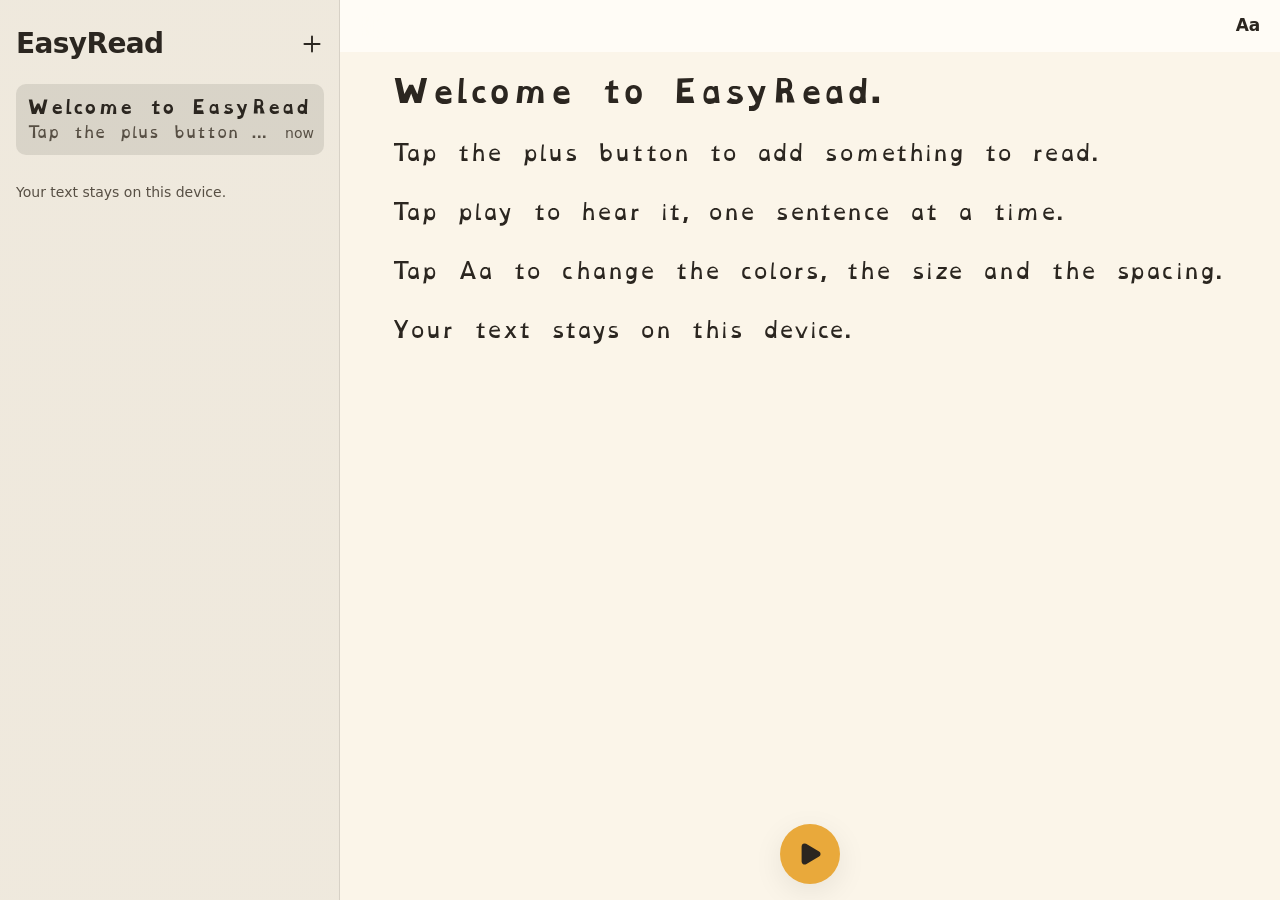
<file: index.html>
<!doctype html>
<html lang="en">
<head>
  <meta charset="utf-8">
  <meta name="viewport" content="width=device-width, initial-scale=1, viewport-fit=cover">
  <meta name="theme-color" content="#FBF5E9">
  <title>EasyRead</title>
  <meta name="description" content="Makes reading more comfortable. Free, private, works offline.">
  <meta property="og:type" content="website">
  <meta property="og:title" content="EasyRead">
  <meta property="og:description" content="Makes reading more comfortable. Free, private, works offline.">
  <meta property="og:url" content="https://ljkarpati.github.io/Easy-Read/">
  <meta property="og:image" content="https://ljkarpati.github.io/Easy-Read/og-image.png">
  <meta property="og:image:width" content="1200">
  <meta property="og:image:height" content="630">
  <meta property="og:image:alt" content="The EasyRead icon and name on a cream background">
  <meta name="twitter:card" content="summary_large_image">
  <meta name="twitter:title" content="EasyRead">
  <meta name="twitter:description" content="Makes reading more comfortable. Free, private, works offline.">
  <meta name="twitter:image" content="https://ljkarpati.github.io/Easy-Read/og-image.png">
  <meta name="mobile-web-app-capable" content="yes">
  <meta name="apple-mobile-web-app-capable" content="yes">
  <meta name="apple-mobile-web-app-title" content="EasyRead">
  <meta name="apple-mobile-web-app-status-bar-style" content="default">
  <link rel="manifest" href="./manifest.webmanifest">
  <link rel="icon" href="./icons/favicon.svg" type="image/svg+xml">
  <link rel="icon" href="./icons/favicon-32.png" sizes="32x32" type="image/png">
  <link rel="apple-touch-icon" href="./icons/apple-touch-icon.png">
  <link rel="preload" href="./fonts/opendyslexic-latin-400-normal.woff2" as="font" type="font/woff2" crossorigin>
  <link rel="stylesheet" href="./styles.css">
  <script>
    // Apply the saved theme before the first paint so there is no flash.
    (function () {
      var s = {};
      try { s = JSON.parse(localStorage.getItem("easyread.settings") || "{}") || {}; } catch (e) {}
      var t = s.theme;
      if (t === "dusk") t = "dark"; // older name
      if (["paper", "sky", "dark", "night"].indexOf(t) < 0) {
        // First launch: follow the device until a swatch is tapped.
        t = window.matchMedia && matchMedia("(prefers-color-scheme: dark)").matches ? "dark" : "paper";
      }
      document.documentElement.setAttribute("data-theme", t);
    })();
  </script>
  <script type="module" src="./js/app.js"></script>
</head>
<body>
  <svg width="0" height="0" style="position:absolute" aria-hidden="true" focusable="false">
    <!-- Icons from Lucide (ISC license, lucide.dev) -->
    <symbol id="i-chevron-left" viewBox="0 0 24 24"><path d="m15 18-6-6 6-6"/></symbol>
    <symbol id="i-chevron-right" viewBox="0 0 24 24"><path d="m9 18 6-6-6-6"/></symbol>
    <symbol id="i-check" viewBox="0 0 24 24"><path d="M20 6 9 17l-5-5"/></symbol>
    <symbol id="i-plus" viewBox="0 0 24 24"><path d="M5 12h14"/><path d="M12 5v14"/></symbol>
    <symbol id="i-paste" viewBox="0 0 24 24"><path d="M11 14h10"/><path d="M16 4h2a2 2 0 0 1 2 2v1.344"/><path d="m17 18 4-4-4-4"/><path d="M8 4H6a2 2 0 0 0-2 2v14a2 2 0 0 0 2 2h12a2 2 0 0 0 1.793-1.113"/><rect x="8" y="2" width="8" height="4" rx="1"/></symbol>
    <symbol id="i-file" viewBox="0 0 24 24"><path d="M6 22a2 2 0 0 1-2-2V4a2 2 0 0 1 2-2h8a2.4 2.4 0 0 1 1.704.706l3.588 3.588A2.4 2.4 0 0 1 20 8v12a2 2 0 0 1-2 2z"/><path d="M14 2v5a1 1 0 0 0 1 1h5"/><path d="M10 9H8"/><path d="M16 13H8"/><path d="M16 17H8"/></symbol>
    <symbol id="i-play" viewBox="0 0 24 24"><path d="M5 5a2 2 0 0 1 3.008-1.728l11.997 6.998a2 2 0 0 1 .003 3.458l-12 7A2 2 0 0 1 5 19z"/></symbol>
    <symbol id="i-pause" viewBox="0 0 24 24"><rect x="14" y="3" width="5" height="18" rx="1"/><rect x="5" y="3" width="5" height="18" rx="1"/></symbol>
    <symbol id="i-skip-back" viewBox="0 0 24 24"><path d="M17.971 4.285A2 2 0 0 1 21 6v12a2 2 0 0 1-3.029 1.715l-9.997-5.998a2 2 0 0 1-.003-3.432z"/><path d="M3 20V4"/></symbol>
    <symbol id="i-skip-forward" viewBox="0 0 24 24"><path d="M21 4v16"/><path d="M6.029 4.285A2 2 0 0 0 3 6v12a2 2 0 0 0 3.029 1.715l9.997-5.998a2 2 0 0 0 .003-3.432z"/></symbol>
    <symbol id="i-grip" viewBox="0 0 24 24"><circle cx="12" cy="9" r="1"/><circle cx="19" cy="9" r="1"/><circle cx="5" cy="9" r="1"/><circle cx="12" cy="15" r="1"/><circle cx="19" cy="15" r="1"/><circle cx="5" cy="15" r="1"/></symbol>
    <symbol id="i-copy" viewBox="0 0 24 24"><rect width="14" height="14" x="8" y="8" rx="2" ry="2"/><path d="M4 16c-1.1 0-2-.9-2-2V4c0-1.1.9-2 2-2h10c1.1 0 2 .9 2 2"/></symbol>
  </svg>

  <div class="app" id="app">
    <section class="view library" id="library" aria-label="Library">
      <header class="library-head">
        <h1 class="large-title">EasyRead</h1>
        <button class="icon-btn" type="button" id="new-btn" aria-label="New text" aria-haspopup="dialog"><svg class="icon"><use href="#i-plus"/></svg></button>
      </header>
      <ul class="doc-list" id="doc-list"></ul>
      <div class="empty" id="empty" hidden>
        <p>Paste something to read.</p>
        <button class="big-btn" type="button" id="empty-paste"><svg class="icon"><use href="#i-paste"/></svg>Paste</button>
      </div>
      <p class="library-foot">Your text stays on this device.</p>
    </section>

    <section class="view reader" id="reader" aria-label="Reader" hidden>
      <header class="topbar" id="topbar">
        <button class="icon-btn back" type="button" id="back-btn" aria-label="Library"><svg class="icon"><use href="#i-chevron-left"/></svg></button>
        <p class="topbar-title" id="bar-title" aria-hidden="true"></p>
        <button class="aa-btn" type="button" id="aa-btn" aria-label="Text and voice" aria-haspopup="dialog" aria-expanded="false">Aa</button>
      </header>

      <div class="reader-scroll" id="scroller">
        <article class="page" id="page"></article>
      </div>

      <div class="ruler" id="ruler" hidden>
        <div class="ruler-mask top"></div>
        <div class="ruler-mask bottom"></div>
        <div class="ruler-handle" id="ruler-handle" aria-hidden="true"><svg class="icon"><use href="#i-grip"/></svg></div>
      </div>

      <button class="chip" type="button" id="back-chip" hidden>Back to reading</button>

      <div class="player-area">
        <div class="player" id="player" role="group" aria-label="Read aloud">
          <div class="player-side" inert>
            <button class="player-btn" type="button" id="prev-btn" aria-label="Previous sentence"><svg class="icon filled"><use href="#i-skip-back"/></svg></button>
          </div>
          <button class="player-btn play" type="button" id="play-btn" aria-label="Play"><svg class="icon filled"><use href="#i-play"/></svg></button>
          <div class="player-side" inert>
            <button class="player-btn" type="button" id="next-btn" aria-label="Next sentence"><svg class="icon filled"><use href="#i-skip-forward"/></svg></button>
            <button class="speed-btn" type="button" id="speed-btn" aria-label="Speed 1 times">1×</button>
          </div>
        </div>
        <p class="player-line" id="no-sound" role="status" hidden>No sound? Check volume and the silent switch.</p>
        <div class="no-voice" id="no-voice" hidden>
          <p>For read-aloud, open in Safari or Chrome.</p>
          <button class="pill-btn small" type="button" id="copy-link"><svg class="icon"><use href="#i-copy"/></svg>Copy link</button>
        </div>
      </div>
    </section>
  </div>

  <div class="backdrop" id="backdrop" hidden></div>

  <section class="sheet new-sheet" id="new-sheet" role="dialog" aria-modal="true" aria-label="New text" hidden>
    <header class="sheet-bar">
      <button class="bar-btn" type="button" id="new-cancel">Cancel</button>
      <button class="bar-btn strong" type="button" id="new-read" disabled>Read</button>
    </header>
    <label for="new-text" class="visually-hidden">Text to read</label>
    <textarea id="new-text" placeholder="Paste or type text" spellcheck="true" autocapitalize="sentences"></textarea>
    <div class="new-actions">
      <button class="pill-btn" type="button" id="new-paste"><svg class="icon"><use href="#i-paste"/></svg>Paste</button>
      <button class="pill-btn" type="button" id="new-open"><svg class="icon"><use href="#i-file"/></svg>Open .txt</button>
      <input type="file" id="file-input" accept=".txt,text/plain" hidden>
    </div>
  </section>

  <section class="sheet look-sheet" id="look-sheet" role="dialog" aria-modal="true" aria-label="Text and voice" hidden>
    <div class="sheet-grab"><div class="sheet-grabber"></div></div>

    <div class="look-page" id="look-main">
      <div class="size-row" role="group" aria-label="Text size">
        <button class="size-btn small" type="button" id="size-down" aria-label="Smaller text">A</button>
        <button class="size-btn large" type="button" id="size-up" aria-label="Bigger text">A</button>
      </div>

      <div class="swatches" role="group" aria-label="Theme" id="theme-swatches">
        <button class="swatch" type="button" data-theme-choice="paper" aria-label="Paper" aria-pressed="false" style="--sw-bg:#FBF5E9;--sw-text:#2B2620">Aa</button>
        <button class="swatch" type="button" data-theme-choice="sky" aria-label="Sky" aria-pressed="false" style="--sw-bg:#EAF2F8;--sw-text:#1E2A35">Aa</button>
        <button class="swatch" type="button" data-theme-choice="dark" aria-label="Dark" aria-pressed="false" style="--sw-bg:#1C1C1E;--sw-text:#E5E5E7">Aa</button>
        <button class="swatch" type="button" data-theme-choice="night" aria-label="Night" aria-pressed="false" style="--sw-bg:#17140F;--sw-text:#D9CBB3">Aa</button>
      </div>

      <div class="look-line">
        <span class="look-label" id="font-label">Font</span>
        <div class="seg" role="group" aria-labelledby="font-label" data-setting="font">
          <button type="button" data-value="dyslexic" class="font-dyslexic" aria-pressed="false">Dyslexic</button>
          <button type="button" data-value="standard" class="font-standard" aria-pressed="false">Standard</button>
        </div>
      </div>

      <div class="look-line">
        <span class="look-label" id="spacing-label">Spacing</span>
        <div class="seg" role="group" aria-labelledby="spacing-label" data-setting="spacing">
          <button type="button" data-value="normal" aria-pressed="false">Normal</button>
          <button type="button" data-value="wide" aria-pressed="false">Wide</button>
        </div>
      </div>

      <button class="look-line switch-row" type="button" role="switch" id="ruler-switch" aria-checked="false">
        <span class="look-label">Line focus</span>
        <span class="switch" aria-hidden="true"></span>
      </button>

      <button class="look-line nav-row" type="button" id="voice-row">
        <span class="look-label">Voice</span>
        <span class="nav-value" id="voice-name"></span>
        <svg class="icon chevron"><use href="#i-chevron-right"/></svg>
      </button>
    </div>

    <div class="look-page" id="look-voices" hidden>
      <header class="page-head">
        <button class="icon-btn" type="button" id="voices-back" aria-label="Back"><svg class="icon"><use href="#i-chevron-left"/></svg></button>
        <h2 id="voices-title">Voice</h2>
        <span aria-hidden="true"></span>
      </header>
      <p class="list-label" id="device-voices-label">Device voices</p>
      <ul class="voice-list" id="voice-list" role="radiogroup" aria-labelledby="device-voices-label"></ul>
      <p class="list-foot" id="voice-foot" hidden>Apple devices: get more voices in Settings → Accessibility → Spoken Content → Voices.</p>
    </div>
  </section>

  <div class="toast" id="toast" role="status" aria-live="polite"></div>
</body>
</html>
</file>
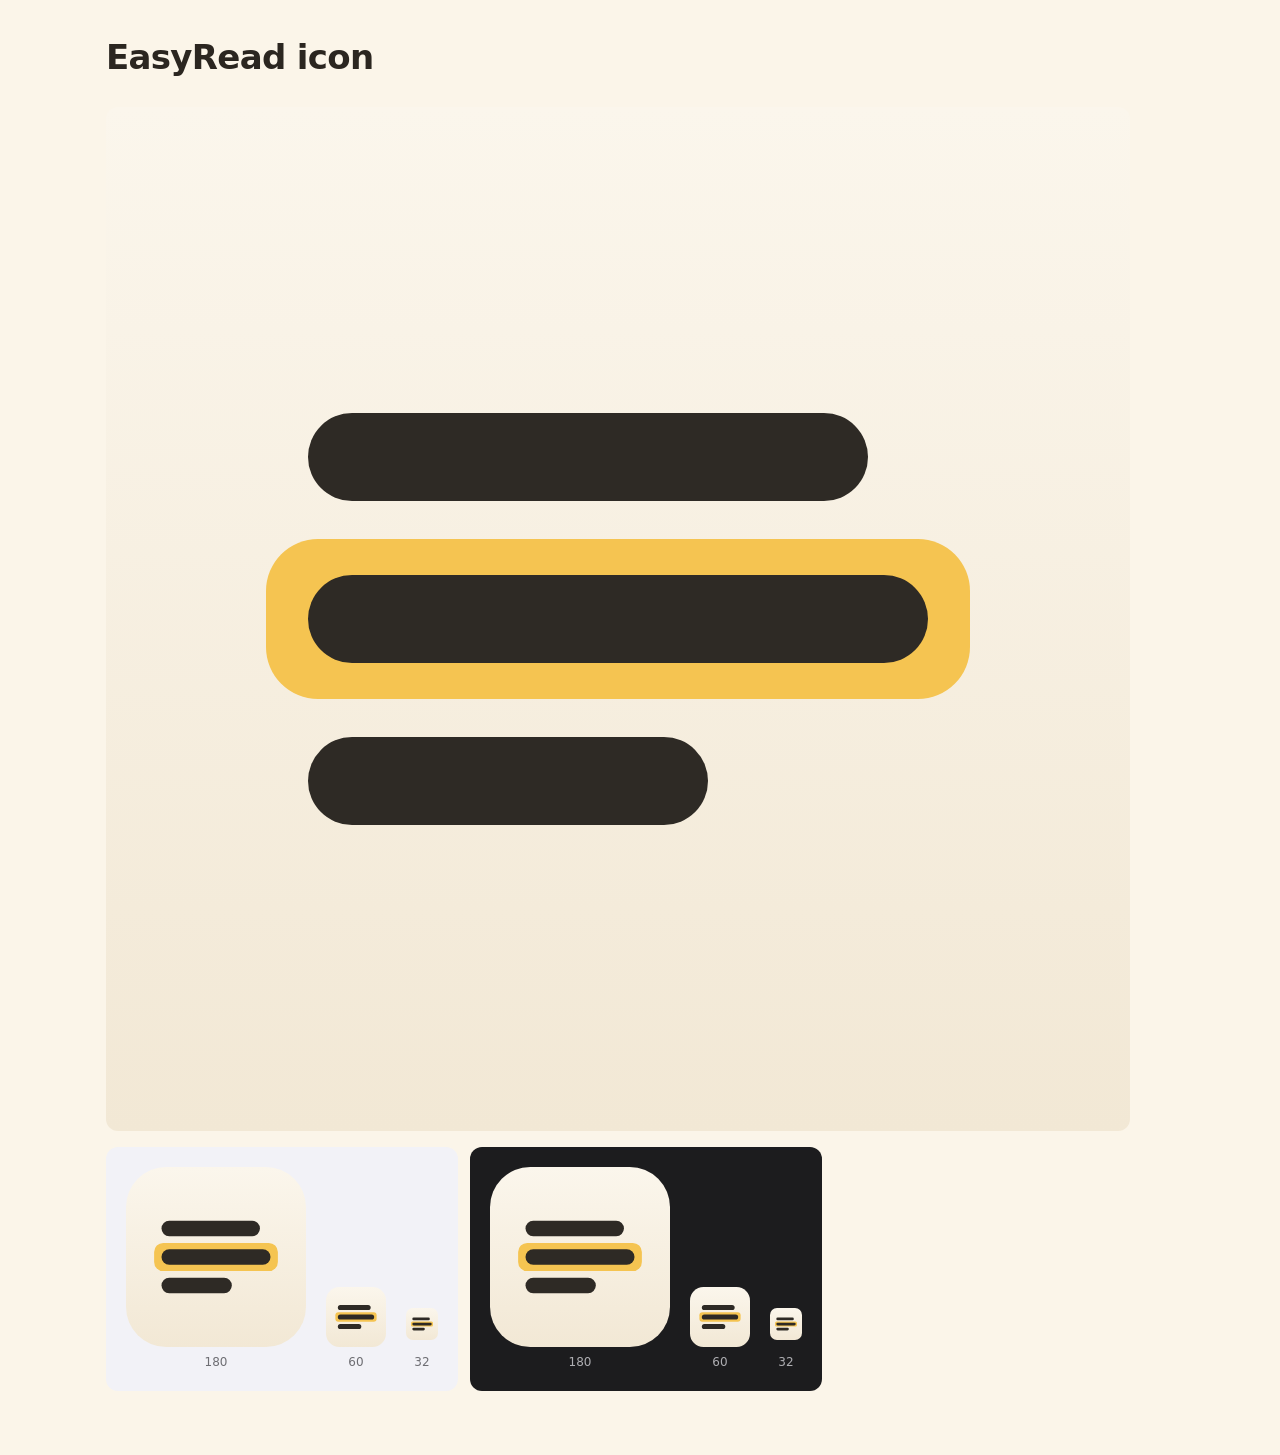
<file: icons/preview.html>
<!doctype html>
<html lang="en">
<head>
  <meta charset="utf-8">
  <meta name="viewport" content="width=device-width, initial-scale=1">
  <title>EasyRead icon</title>
  <style>
    * { box-sizing: border-box; }
    body { margin: 0; background: #FBF5E9; color: #2B2620; font: 16px/1.5 -apple-system, BlinkMacSystemFont, "Segoe UI", system-ui, sans-serif; }
    main { max-width: 1100px; margin: 0 auto; padding: 32px 16px 64px; }
    h1 { margin: 0 0 24px; font-size: 34px; letter-spacing: -0.02em; }
    .master { display: block; width: 100%; max-width: 1024px; height: auto; border-radius: 12px; }
    .sizes { display: flex; flex-wrap: wrap; gap: 12px; margin-top: 16px; }
    .stage { display: flex; align-items: flex-end; gap: 20px; padding: 20px; border-radius: 12px; }
    .light { background: #F2F2F7; }
    .dark { background: #1C1C1E; }
    figure { margin: 0; text-align: center; }
    figcaption { margin-top: 6px; font-size: 12px; color: #6E6E73; }
    .dark figcaption { color: #AEAEB2; }
    .ios { display: block; border-radius: 22.37%; }
  </style>
</head>
<body>
  <main>
    <h1>EasyRead icon</h1>
    <img class="master" src="icon.svg" width="1024" height="1024" alt="The EasyRead icon at 1024 pixels">
    <div class="sizes">
      <div class="stage light">
        <figure><img class="ios" src="icon.svg" width="180" height="180" alt=""><figcaption>180</figcaption></figure>
        <figure><img class="ios" src="icon.svg" width="60" height="60" alt=""><figcaption>60</figcaption></figure>
        <figure><img src="favicon.svg" width="32" height="32" alt=""><figcaption>32</figcaption></figure>
      </div>
      <div class="stage dark">
        <figure><img class="ios" src="icon.svg" width="180" height="180" alt=""><figcaption>180</figcaption></figure>
        <figure><img class="ios" src="icon.svg" width="60" height="60" alt=""><figcaption>60</figcaption></figure>
        <figure><img src="favicon.svg" width="32" height="32" alt=""><figcaption>32</figcaption></figure>
      </div>
    </div>
  </main>
</body>
</html>
</file>
<file: styles.css>
/* EasyRead styles.
   Themes live as custom properties on :root[data-theme=…].
   contrast.js checks every text/background pair during development. */

/* ---------- Reading fonts (self-hosted for offline use) ---------- */

@font-face {
  font-family: "OpenDyslexic";
  font-style: normal;
  font-weight: 400;
  font-display: swap;
  src: url("./fonts/opendyslexic-latin-400-normal.woff2") format("woff2");
}
@font-face {
  font-family: "OpenDyslexic";
  font-style: normal;
  font-weight: 700;
  font-display: swap;
  src: url("./fonts/opendyslexic-latin-700-normal.woff2") format("woff2");
}
@font-face {
  font-family: "Atkinson Hyperlegible";
  font-style: normal;
  font-weight: 400;
  font-display: swap;
  src: url("./fonts/atkinson-hyperlegible-latin-400-normal.woff2") format("woff2");
  unicode-range: U+0000-00FF, U+0131, U+0152-0153, U+02BB-02BC, U+02C6, U+02DA, U+02DC, U+0304, U+0308, U+0329, U+2000-206F, U+20AC, U+2122, U+2191, U+2193, U+2212, U+2215, U+FEFF, U+FFFD;
}
@font-face {
  font-family: "Atkinson Hyperlegible";
  font-style: normal;
  font-weight: 400;
  font-display: swap;
  src: url("./fonts/atkinson-hyperlegible-latin-ext-400-normal.woff2") format("woff2");
  unicode-range: U+0100-02BA, U+02BD-02C5, U+02C7-02CC, U+02CE-02D7, U+02DD-02FF, U+0304, U+0308, U+0329, U+1D00-1DBF, U+1E00-1E9F, U+1EF2-1EFF, U+2020, U+20A0-20AB, U+20AD-20C0, U+2113, U+2C60-2C7F, U+A720-A7FF;
}
@font-face {
  font-family: "Atkinson Hyperlegible";
  font-style: normal;
  font-weight: 700;
  font-display: swap;
  src: url("./fonts/atkinson-hyperlegible-latin-700-normal.woff2") format("woff2");
  unicode-range: U+0000-00FF, U+0131, U+0152-0153, U+02BB-02BC, U+02C6, U+02DA, U+02DC, U+0304, U+0308, U+0329, U+2000-206F, U+20AC, U+2122, U+2191, U+2193, U+2212, U+2215, U+FEFF, U+FFFD;
}
@font-face {
  font-family: "Atkinson Hyperlegible";
  font-style: normal;
  font-weight: 700;
  font-display: swap;
  src: url("./fonts/atkinson-hyperlegible-latin-ext-700-normal.woff2") format("woff2");
  unicode-range: U+0100-02BA, U+02BD-02C5, U+02C7-02CC, U+02CE-02D7, U+02DD-02FF, U+0304, U+0308, U+0329, U+1D00-1DBF, U+1E00-1E9F, U+1EF2-1EFF, U+2020, U+20A0-20AB, U+20AD-20C0, U+2113, U+2C60-2C7F, U+A720-A7FF;
}

/* ---------- Tokens ---------- */

:root {
  --sys-font: -apple-system, BlinkMacSystemFont, "Segoe UI", system-ui, sans-serif;
  --read-font: "OpenDyslexic", var(--sys-font);
  --read-size: 19px;
  --lh: 1.8;
  --ls: 0em;
  --ws: 0em;
  --measure: 60;
  --side-pad: 20px;

  --radius-sheet: 14px;
  --shadow: 0 8px 30px rgba(0, 0, 0, 0.08);
  --dur: 250ms;
  --ease: cubic-bezier(0.32, 0.72, 0, 1); /* quick start, soft landing */
  --spring: cubic-bezier(0.34, 1.36, 0.64, 1); /* a little overshoot, like a spring */
  --bar-h: 52px;

  --safe-t: env(safe-area-inset-top, 0px);
  --safe-r: env(safe-area-inset-right, 0px);
  --safe-b: env(safe-area-inset-bottom, 0px);
  --safe-l: env(safe-area-inset-left, 0px);
}

@media (min-width: 744px) {
  :root { --read-size: 21px; --side-pad: 32px; }
}

/* ---------- Themes ---------- */
/* Every text/background pair reaches 7:1 (checked by contrast.js on
   localhost). The current word sits on a solid color so its contrast
   doesn't depend on the sentence highlight underneath. In Dark and
   Night it's a solid amber "highlighter" with dark ink, because the
   lighter amber in the guide only reaches about 4.5:1 with light text. */

:root,
:root[data-theme="paper"] {
  color-scheme: light;
  --bg: #FBF5E9;
  --bg-rgb: 251, 245, 233;
  --text: #2B2620;
  --muted: #574F44;
  --hl: rgba(245, 196, 81, 0.35);
  --word-bg: #F7D077;
  --word-text: #2B2620;
  --word-line: #E9A93B;
  --accent: #E9A93B;
  --on-accent: #2B2620;
  --surface: rgba(255, 253, 248, 0.86);
  --surface-solid: #FFFDF8;
  --fill: rgba(43, 38, 32, 0.06);
  --fill-strong: rgba(43, 38, 32, 0.11);
  --separator: rgba(43, 38, 32, 0.12);
}

:root[data-theme="sky"] {
  color-scheme: light;
  --bg: #EAF2F8;
  --bg-rgb: 234, 242, 248;
  --text: #1E2A35;
  --muted: #46525E;
  --hl: rgba(245, 196, 81, 0.38);
  --word-bg: #F2D07B;
  --word-text: #1E2A35;
  --word-line: #E9A93B;
  --accent: #E9A93B;
  --on-accent: #1E2A35;
  --surface: rgba(255, 255, 255, 0.86);
  --surface-solid: #F8FBFD;
  --fill: rgba(30, 42, 53, 0.06);
  --fill-strong: rgba(30, 42, 53, 0.11);
  --separator: rgba(30, 42, 53, 0.12);
}

:root[data-theme="dark"] {
  color-scheme: dark;
  --bg: #1C1C1E;
  --bg-rgb: 28, 28, 30;
  --text: #E5E5E7;
  --muted: #B4B4B8;
  --hl: rgba(245, 196, 81, 0.22);
  --word-bg: #F2C14E;
  --word-text: #1C1C1E;
  --word-line: #1C1C1E;
  --accent: #F2C14E;
  --on-accent: #1C1C1E;
  --surface: rgba(44, 44, 46, 0.86);
  --surface-solid: #2C2C2E;
  --fill: rgba(229, 229, 231, 0.08);
  --fill-strong: rgba(229, 229, 231, 0.14);
  --separator: rgba(229, 229, 231, 0.14);
  --shadow: 0 8px 30px rgba(0, 0, 0, 0.32);
}

:root[data-theme="night"] {
  color-scheme: dark;
  --bg: #17140F;
  --bg-rgb: 23, 20, 15;
  --text: #D9CBB3;
  --muted: #B3A68F;
  --hl: rgba(230, 170, 90, 0.20);
  --word-bg: #E6AA5A;
  --word-text: #17140F;
  --word-line: #17140F;
  --accent: #F2C14E;
  --on-accent: #17140F;
  --surface: rgba(36, 31, 24, 0.9);
  --surface-solid: #241F18;
  --fill: rgba(217, 203, 179, 0.08);
  --fill-strong: rgba(217, 203, 179, 0.14);
  --separator: rgba(217, 203, 179, 0.14);
  --shadow: 0 8px 30px rgba(0, 0, 0, 0.4);
}

/* ---------- Base ---------- */

*,
*::before,
*::after {
  box-sizing: border-box;
}

html {
  height: 100%;
  -webkit-text-size-adjust: 100%;
  text-size-adjust: 100%;
}

body {
  margin: 0;
  height: 100%;
  overflow: hidden;
  background: var(--bg);
  color: var(--text);
  font-family: var(--sys-font);
  font-size: 1rem;
  line-height: 1.4;
  -webkit-font-smoothing: antialiased;
  -moz-osx-font-smoothing: grayscale;
  transition: background-color var(--dur) var(--ease), color var(--dur) var(--ease);
}

[hidden] { display: none !important; }

button,
input,
select,
textarea {
  font: inherit;
  color: inherit;
}

button {
  margin: 0;
  padding: 0;
  border: 0;
  background: none;
  cursor: pointer;
  -webkit-tap-highlight-color: transparent;
  touch-action: manipulation;
  transition: opacity 150ms var(--ease), background-color 150ms var(--ease), transform var(--dur) var(--ease);
}

button:disabled { cursor: default; }

:focus-visible {
  outline: 2px solid var(--text);
  outline-offset: 2px;
}

.visually-hidden {
  position: absolute !important;
  width: 1px;
  height: 1px;
  overflow: hidden;
  clip: rect(0 0 0 0);
  clip-path: inset(50%);
  white-space: nowrap;
}

.icon {
  width: 22px;
  height: 22px;
  flex: none;
  fill: none;
  stroke: currentColor;
  stroke-width: 1.75;
  stroke-linecap: round;
  stroke-linejoin: round;
}

.icon.filled { fill: currentColor; }

.icon-btn {
  display: inline-grid;
  place-items: center;
  width: 44px;
  height: 44px;
  border-radius: 999px;
  color: var(--text);
}

.icon-btn:active { background: var(--fill); }

.pill-btn {
  display: inline-flex;
  align-items: center;
  gap: 8px;
  min-height: 44px;
  padding: 0 18px 0 14px;
  border-radius: 999px;
  background: var(--fill);
  font-size: 0.9375rem;
  font-weight: 600;
}

.pill-btn .icon { width: 20px; height: 20px; }
.pill-btn:active { background: var(--fill-strong); }
.pill-btn.small { min-height: 40px; padding: 0 14px 0 12px; font-size: 0.875rem; }
.pill-btn.small .icon { width: 18px; height: 18px; }

/* ---------- App shell ---------- */

.app {
  position: relative;
  display: flex;
  height: 100vh;
  height: 100dvh;
}

.view {
  position: absolute;
  inset: 0;
}

/* ---------- Library ---------- */

.library {
  overflow-y: auto;
  overscroll-behavior: contain;
  padding:
    calc(var(--safe-t) + 8px)
    calc(var(--safe-r) + 20px)
    calc(var(--safe-b) + 32px)
    calc(var(--safe-l) + 20px);
}

.library-head {
  display: flex;
  align-items: center;
  justify-content: space-between;
  gap: 12px;
  min-height: 56px;
  margin: 8px 0 12px;
}

.library-head .icon-btn { margin-right: -10px; }
.library-head .icon { width: 26px; height: 26px; }

.large-title {
  min-width: 0;
  margin: 0;
  font-size: min(2.125rem, 11.5vw);
  font-weight: 700;
  line-height: 1.15;
  letter-spacing: -0.022em;
}

.doc-list {
  margin: 0;
  padding: 0;
  list-style: none;
}

.doc-list li + li { box-shadow: 0 -1px 0 var(--separator); }

.doc-row {
  display: block;
  width: 100%;
  padding: 14px 0;
  text-align: left;
}

.doc-row:active { opacity: 0.6; }

.doc-title {
  display: block;
  overflow: hidden;
  font-family: var(--read-font);
  font-size: 1.0625rem;
  font-weight: 700;
  line-height: 1.4;
  white-space: nowrap;
  text-overflow: ellipsis;
}

.doc-sub {
  display: flex;
  align-items: baseline;
  gap: 12px;
  margin-top: 2px;
  color: var(--muted);
}

.doc-preview {
  flex: 1;
  min-width: 0;
  overflow: hidden;
  font-family: var(--read-font);
  font-size: 0.9375rem;
  white-space: nowrap;
  text-overflow: ellipsis;
}

.doc-time {
  flex: none;
  font-size: 0.875rem;
  font-variant-numeric: tabular-nums;
}

.empty {
  display: flex;
  flex-direction: column;
  align-items: center;
  justify-content: center;
  gap: 20px;
  min-height: 55vh;
  min-height: 55dvh;
  text-align: center;
}

.empty p {
  margin: 0;
  font-family: var(--read-font);
  font-size: 1.25rem;
  line-height: 1.5;
}

.big-btn {
  display: inline-flex;
  align-items: center;
  justify-content: center;
  gap: 10px;
  min-width: 200px;
  min-height: 56px;
  padding: 0 28px;
  border-radius: 999px;
  background: var(--text);
  color: var(--bg);
  font-size: 1.0625rem;
  font-weight: 600;
  box-shadow: var(--shadow);
}

.big-btn:active { transform: scale(0.97); }

.library-foot {
  margin: 28px 0 0;
  color: var(--muted);
  font-size: 0.875rem;
}

/* ---------- Reader ---------- */

.reader { overflow: hidden; }

.topbar {
  position: absolute;
  top: 0;
  left: 0;
  right: 0;
  z-index: 20;
  display: grid;
  grid-template-columns: 44px minmax(0, 1fr) 44px;
  align-items: center;
  gap: 8px;
  height: calc(var(--bar-h) + var(--safe-t));
  padding: var(--safe-t) calc(var(--safe-r) + 10px) 0 calc(var(--safe-l) + 6px);
  background: var(--surface);
  -webkit-backdrop-filter: blur(20px) saturate(1.4);
  backdrop-filter: blur(20px) saturate(1.4);
  transition: opacity var(--dur) var(--ease), transform var(--dur) var(--ease);
}

.topbar .back .icon { width: 28px; height: 28px; }

.topbar-title {
  margin: 0;
  overflow: hidden;
  font-family: var(--read-font);
  font-size: 0.9375rem;
  font-weight: 700;
  text-align: center;
  white-space: nowrap;
  text-overflow: ellipsis;
  opacity: 0;
  transform: translateY(4px);
  transition: opacity var(--dur) var(--ease), transform var(--dur) var(--ease);
}

.topbar.titled .topbar-title { opacity: 1; transform: none; }

.aa-btn {
  width: 44px;
  height: 44px;
  border-radius: 999px;
  font-size: 1.0625rem;
  font-weight: 600;
}

.aa-btn:active,
.aa-btn[aria-expanded="true"] { background: var(--fill); }

.reader.bar-hidden .topbar {
  opacity: 0;
  transform: translateY(-100%);
  pointer-events: none;
}

.reader-scroll {
  position: absolute;
  inset: 0;
  overflow-y: auto;
  overscroll-behavior: contain;
  padding: calc(var(--bar-h) + var(--safe-t) + 20px) 0 calc(var(--safe-b) + 150px);
  -webkit-tap-highlight-color: transparent;
}

.page {
  max-width: calc(var(--measure) * 1ch + 2 * var(--side-pad));
  margin: 0 auto;
  padding: 0 calc(var(--side-pad) + var(--safe-r)) 0 calc(var(--side-pad) + var(--safe-l));
  font-family: var(--read-font);
  font-size: var(--read-size);
  font-style: normal;
  line-height: var(--lh);
  letter-spacing: var(--ls);
  word-spacing: var(--ws);
  text-align: left;
  hyphens: manual;
  overflow-wrap: break-word;
}

.page p { margin: 0 0 1em; }
.page p.tight { margin-bottom: 0.3em; }

.page .doc-heading {
  margin: 0 0 0.8em;
  font-size: 1.4em;
  font-weight: 700;
  line-height: 1.35;
}

.s {
  border-radius: 6px;
  cursor: pointer;
  -webkit-box-decoration-break: clone;
  box-decoration-break: clone;
  transition: background-color var(--dur) var(--ease), box-shadow var(--dur) var(--ease);
}

.s.cur {
  background-color: var(--hl);
  box-shadow: 0 0 0 0.14em var(--hl);
}

.s.cur.paused {
  background-color: color-mix(in srgb, var(--hl) 55%, transparent);
  box-shadow: 0 0 0 0.14em color-mix(in srgb, var(--hl) 55%, transparent);
}

.w { position: relative; border-radius: 4px; }

.w.cur,
.w.flash {
  background-color: var(--word-bg);
  box-shadow: 0 0 0 0.08em var(--word-bg);
  color: var(--word-text);
}

.w.cur::after,
.w.flash::after {
  content: "";
  position: absolute;
  left: 0;
  right: 0;
  bottom: -0.14em;
  height: 2px;
  border-radius: 2px;
  background: var(--word-line);
}

/* Line focus */

.ruler {
  position: absolute;
  inset: 0;
  z-index: 10;
  pointer-events: none;
  --band-top: 30%;
  --band-bottom: 45%;
}

.ruler-mask {
  position: absolute;
  left: 0;
  right: 0;
  background: rgba(var(--bg-rgb), 0.65);
}

.ruler-mask.top { top: 0; height: var(--band-top); }
.ruler-mask.bottom { top: var(--band-bottom); bottom: 0; }
.ruler.animate .ruler-mask { transition: height var(--dur) var(--ease), top var(--dur) var(--ease); }

.ruler-handle {
  position: absolute;
  top: calc((var(--band-top) + var(--band-bottom)) / 2);
  right: calc(var(--safe-r) + 8px);
  display: grid;
  place-items: center;
  width: 44px;
  height: 44px;
  margin-top: -22px;
  border-radius: 999px;
  background: var(--surface);
  -webkit-backdrop-filter: blur(20px);
  backdrop-filter: blur(20px);
  box-shadow: var(--shadow);
  color: var(--muted);
  cursor: grab;
  pointer-events: auto;
  touch-action: none;
}

.ruler.reading .ruler-handle { display: none; }

/* Player */

.player-area {
  position: absolute;
  left: 0;
  right: 0;
  bottom: calc(var(--safe-b) + 16px);
  z-index: 30;
  display: flex;
  flex-direction: column;
  align-items: center;
  gap: 10px;
  pointer-events: none;
}

.player-area > * { pointer-events: auto; }

/* One round play button; while reading it grows into a pill. */
.player {
  display: flex;
  align-items: center;
  max-width: calc(100% - 16px);
  padding: 0;
  border-radius: 999px;
  background: transparent;
  transition: padding var(--dur) var(--spring), background-color var(--dur) var(--ease), box-shadow var(--dur) var(--ease);
}

.player.playing {
  padding: 6px;
  background: var(--surface);
  -webkit-backdrop-filter: blur(20px) saturate(1.4);
  backdrop-filter: blur(20px) saturate(1.4);
  box-shadow: var(--shadow);
}

.player-side {
  display: flex;
  align-items: center;
  gap: 4px;
  max-width: 0;
  overflow: hidden;
  opacity: 0;
  transition: max-width var(--dur) var(--spring), opacity 200ms var(--ease);
}

.player.playing .player-side {
  max-width: 180px;
  opacity: 1;
}

.player.playing .player-side:first-child { padding-right: 6px; }
.player.playing .player-side:last-child { padding-left: 6px; }

.player-btn {
  display: grid;
  place-items: center;
  width: 48px;
  height: 48px;
  border-radius: 999px;
}

.player-btn:active { background: var(--fill); }

.player-btn.play {
  flex: none;
  width: 60px;
  height: 60px;
  background: var(--accent);
  color: var(--on-accent);
  box-shadow: var(--shadow);
}

.player.playing .player-btn.play {
  width: 56px;
  height: 56px;
  box-shadow: none;
}

.player-btn.play:active { transform: scale(0.94); background: var(--accent); }
.player-btn.play .icon { width: 26px; height: 26px; }
.player-btn .icon.filled { stroke-width: 1.5; }

.speed-btn {
  min-width: 56px;
  height: 44px;
  margin: 0 4px 0 2px;
  padding: 0 12px;
  border-radius: 999px;
  background: var(--fill);
  font-size: 0.9375rem;
  font-weight: 600;
  font-variant-numeric: tabular-nums;
}

.speed-btn:active { background: var(--fill-strong); }

.player-line {
  max-width: calc(100% - 32px);
  margin: 0;
  color: var(--muted);
  font-size: 0.875rem;
  text-align: center;
}

.no-voice {
  display: flex;
  flex-wrap: wrap;
  align-items: center;
  justify-content: center;
  gap: 4px 12px;
  max-width: calc(100% - 32px);
  color: var(--muted);
  font-size: 0.875rem;
  text-align: center;
}

.no-voice p { margin: 0; }

.chip {
  position: absolute;
  left: 50%;
  bottom: calc(var(--safe-b) + 92px);
  z-index: 30;
  display: inline-flex;
  align-items: center;
  min-height: 44px;
  padding: 0 18px;
  border-radius: 999px;
  background: var(--text);
  color: var(--bg);
  font-size: 0.9375rem;
  font-weight: 600;
  white-space: nowrap;
  box-shadow: var(--shadow);
  transform: translateX(-50%);
}

/* ---------- Sheets ---------- */

.backdrop {
  position: fixed;
  inset: 0;
  z-index: 40;
  background: transparent;
  transition: background-color var(--dur) var(--ease);
}

.backdrop.dim { background: rgba(0, 0, 0, 0.25); }

.sheet {
  position: fixed;
  left: 0;
  right: 0;
  bottom: 0;
  z-index: 50;
  display: flex;
  flex-direction: column;
  max-height: min(80vh, 760px);
  max-height: min(80dvh, 760px);
  padding-bottom: var(--safe-b);
  border-radius: var(--radius-sheet) var(--radius-sheet) 0 0;
  background: var(--surface);
  -webkit-backdrop-filter: blur(20px) saturate(1.4);
  backdrop-filter: blur(20px) saturate(1.4);
  box-shadow: 0 -8px 30px rgba(0, 0, 0, 0.12);
  color: var(--text);
  transform: translateY(105%);
  transition: transform var(--dur) var(--ease), opacity var(--dur) var(--ease);
}

.sheet.open { transform: translateY(0); }
.sheet.dragging { transition: none; }
.sheet:focus { outline: none; }

.sheet-bar,
.sheet-head {
  display: flex;
  flex: none;
  align-items: center;
  justify-content: space-between;
  gap: 8px;
  padding: 6px 8px 4px;
}

.sheet-head { padding-left: 20px; touch-action: none; }

.sheet-head h2 {
  margin: 0;
  font-size: 1.0625rem;
  font-weight: 600;
}

.bar-btn {
  min-height: 44px;
  padding: 0 12px;
  border-radius: 999px;
  font-size: 1.0625rem;
}

.bar-btn.strong { font-weight: 600; }
.bar-btn:active { background: var(--fill); }
.bar-btn:disabled { opacity: 0.35; background: none; }

.sheet-grab {
  flex: none;
  padding-top: 8px;
  touch-action: none;
}

.sheet-grabber {
  width: 36px;
  height: 5px;
  margin: 0 auto;
  border-radius: 3px;
  background: var(--fill-strong);
}

.sheet-body {
  overflow-y: auto;
  overscroll-behavior: contain;
  padding: 0 20px 20px;
}

/* New text (full height) */

.new-sheet {
  top: calc(var(--safe-t) + 10px);
  max-height: none;
  background: var(--bg);
  -webkit-backdrop-filter: none;
  backdrop-filter: none;
}

.new-sheet textarea {
  flex: 1;
  width: 100%;
  min-height: 0;
  padding: 8px calc(var(--safe-r) + 20px) 16px calc(var(--safe-l) + 20px);
  border: 0;
  background: transparent;
  font-family: var(--read-font);
  font-size: max(16px, 1.0625rem);
  line-height: 1.6;
  resize: none;
  -webkit-appearance: none;
  appearance: none;
}

.new-sheet textarea:focus { outline: none; }
.new-sheet textarea::placeholder { color: var(--muted); opacity: 1; }

.new-actions {
  display: flex;
  flex: none;
  flex-wrap: wrap;
  gap: 10px;
  padding: 10px calc(var(--safe-r) + 20px) 14px calc(var(--safe-l) + 20px);
}

/* "Aa" sheet (like Apple Books) */

.look-page {
  display: flex;
  flex-direction: column;
  gap: 14px;
  overflow-y: auto;
  overscroll-behavior: contain;
  padding: 10px 20px 20px;
  animation: page-in var(--dur) var(--ease);
}

@keyframes page-in {
  from { opacity: 0; transform: translateX(12px); }
}

.size-row {
  display: grid;
  grid-template-columns: 1fr 1fr;
  gap: 10px;
}

.size-btn {
  min-height: 48px;
  border-radius: 999px;
  background: var(--fill);
  font-weight: 600;
  line-height: 1;
}

.size-btn.small { font-size: 15px; }
.size-btn.large { font-size: 25px; }
.size-btn:active { background: var(--fill-strong); }
.size-btn:disabled { opacity: 0.35; }

.swatches {
  display: flex;
  flex-wrap: wrap; /* only wraps on very narrow screens, like 200% zoom */
  justify-content: space-between;
  gap: 12px;
}

.swatch {
  flex: 1 1 0;
  min-width: 44px;
  max-width: 64px;
  aspect-ratio: 1;
  border-radius: 999px;
  background: var(--sw-bg);
  color: var(--sw-text);
  font-family: var(--read-font);
  font-size: 17px;
  font-weight: 700;
  box-shadow: inset 0 0 0 1px rgba(127, 127, 127, 0.28);
}

.swatch[aria-pressed="true"] {
  box-shadow: inset 0 0 0 1px rgba(127, 127, 127, 0.28), 0 0 0 2px var(--bg), 0 0 0 4px var(--text);
}

.look-line {
  display: flex;
  flex-wrap: wrap;
  align-items: center;
  justify-content: space-between;
  gap: 8px 16px;
  width: 100%;
  min-height: 48px;
  text-align: left;
}

.look-label { flex: none; font-weight: 500; }

.look-line .seg { flex: 1 1 180px; max-width: 240px; }

.seg {
  display: flex;
  gap: 2px;
  padding: 2px;
  border-radius: 12px;
  background: var(--fill);
}

.seg button {
  flex: 1 1 0;
  min-width: 0;
  min-height: 44px;
  padding: 0 8px;
  border-radius: 10px;
  font-size: 0.875rem;
  font-weight: 500;
}

.seg button[aria-pressed="true"] {
  background: var(--surface-solid);
  box-shadow: 0 1px 3px rgba(0, 0, 0, 0.12);
  font-weight: 600;
}

.seg .font-dyslexic { font-family: "OpenDyslexic", var(--sys-font); font-size: 0.8125rem; }
.seg .font-standard { font-family: "Atkinson Hyperlegible", var(--sys-font); }

.switch {
  position: relative;
  flex: none;
  width: 51px;
  height: 31px;
  border-radius: 999px;
  background: var(--fill-strong);
  transition: background-color var(--dur) var(--ease);
}

.switch::after {
  content: "";
  position: absolute;
  top: 2px;
  left: 2px;
  width: 27px;
  height: 27px;
  border-radius: 50%;
  background: #FFFFFF;
  box-shadow: 0 3px 8px rgba(0, 0, 0, 0.15), 0 0 0 0.5px rgba(0, 0, 0, 0.04);
  transition: transform var(--dur) var(--ease);
}

[aria-checked="true"] > .switch { background: var(--accent); }
[aria-checked="true"] > .switch::after { transform: translateX(20px); }

.nav-row .nav-value {
  flex: 1;
  min-width: 0;
  overflow: hidden;
  color: var(--muted);
  text-align: right;
  white-space: nowrap;
  text-overflow: ellipsis;
}

.nav-row .chevron { width: 18px; height: 18px; margin-left: -10px; color: var(--muted); }
.nav-row:active { opacity: 0.6; }

/* Voice list (pushed from Voice) */

.page-head {
  display: grid;
  grid-template-columns: 44px minmax(0, 1fr) 44px;
  align-items: center;
  margin: -6px -10px 0;
}

.page-head h2 {
  margin: 0;
  font-size: 1.0625rem;
  font-weight: 600;
  text-align: center;
}

.list-label {
  margin: 4px 0 -6px;
  color: var(--muted);
  font-size: 0.8125rem;
  font-weight: 600;
}

.voice-list {
  margin: 0;
  padding: 0;
  list-style: none;
}

.voice-list button {
  display: flex;
  align-items: center;
  justify-content: space-between;
  gap: 12px;
  width: 100%;
  min-height: 48px;
  text-align: left;
}

.voice-list button:active { opacity: 0.6; }
.voice-list .voice-note { color: var(--muted); font-size: 0.875rem; }
.voice-list .icon { width: 20px; height: 20px; color: var(--text); visibility: hidden; }
.voice-list [aria-checked="true"] .icon { visibility: visible; }

.list-foot {
  margin: 0;
  color: var(--muted);
  font-size: 0.8125rem;
  line-height: 1.4;
}

/* ---------- Toast ---------- */

.toast {
  position: fixed;
  top: calc(var(--safe-t) + 12px);
  left: 50%;
  z-index: 70;
  max-width: calc(100vw - 32px);
  padding: 12px 18px;
  border-radius: 16px;
  background: var(--text);
  color: var(--bg);
  font-size: 0.9375rem;
  font-weight: 500;
  line-height: 1.35;
  text-align: center;
  box-shadow: var(--shadow);
  opacity: 0;
  pointer-events: none;
  transform: translate(-50%, -8px);
  transition: opacity var(--dur) var(--ease), transform var(--dur) var(--ease);
}

.toast.show { opacity: 1; transform: translate(-50%, 0); }

/* ---------- iPad and Mac (900px and wider) ---------- */

@media (min-width: 900px) {
  /* The library becomes a sidebar next to the reader. */
  .library,
  .library[hidden] {
    position: relative;
    display: block !important;
    flex: none;
    width: 340px;
    padding-left: calc(var(--safe-l) + 16px);
    padding-right: 16px;
    background-image: linear-gradient(var(--fill), var(--fill));
    box-shadow: inset -1px 0 0 var(--separator);
  }

  .library .large-title { font-size: 1.75rem; }
  .doc-row { padding: 12px 10px; border-radius: 10px; }
  .doc-row.active { background: var(--fill-strong); }
  .doc-list li + li { box-shadow: none; }

  .reader {
    position: relative;
    inset: auto;
    flex: 1;
  }

  .topbar { grid-template-columns: 44px minmax(0, 1fr) 44px; }
  .topbar .back { visibility: hidden; }

  .look-sheet {
    left: auto;
    right: calc(var(--safe-r) + 12px);
    bottom: auto;
    top: calc(var(--safe-t) + var(--bar-h) + 8px);
    width: 380px;
    max-height: calc(100dvh - var(--bar-h) - var(--safe-t) - 24px);
    padding-bottom: 0;
    border-radius: var(--radius-sheet);
    box-shadow: 0 12px 40px rgba(0, 0, 0, 0.16);
    opacity: 0;
    transform: translateY(-6px) scale(0.97);
    transform-origin: top right;
  }

  .look-sheet.open { opacity: 1; transform: none; }

  .new-sheet {
    left: 50%;
    right: auto;
    top: 50%;
    bottom: auto;
    width: min(640px, calc(100vw - 48px));
    height: min(80dvh, 720px);
    padding-bottom: 0;
    border-radius: var(--radius-sheet);
    box-shadow: 0 12px 40px rgba(0, 0, 0, 0.16);
    opacity: 0;
    transform: translate(-50%, -48%) scale(0.98);
  }

  .new-sheet.open { opacity: 1; transform: translate(-50%, -50%); }

  .sheet-grab { display: none; }
  .sheet-head { padding-top: 10px; }
}

/* ---------- Very narrow screens (small phones, or 200% zoom) ---------- */

@media (max-width: 340px) {
  .player.playing { padding: 4px; }
  .player-side { gap: 2px; }
  .player-btn { width: 44px; height: 44px; }
  .player-btn.play,
  .player.playing .player-btn.play { width: 48px; height: 48px; }
  .speed-btn { min-width: 44px; margin: 0; padding: 0 8px; }
}

/* ---------- Reduced motion ---------- */

@media (prefers-reduced-motion: reduce) {
  *,
  *::before,
  *::after {
    transition-duration: 0.01ms !important;
    animation-duration: 0.01ms !important;
    scroll-behavior: auto !important;
  }
}
</file>
